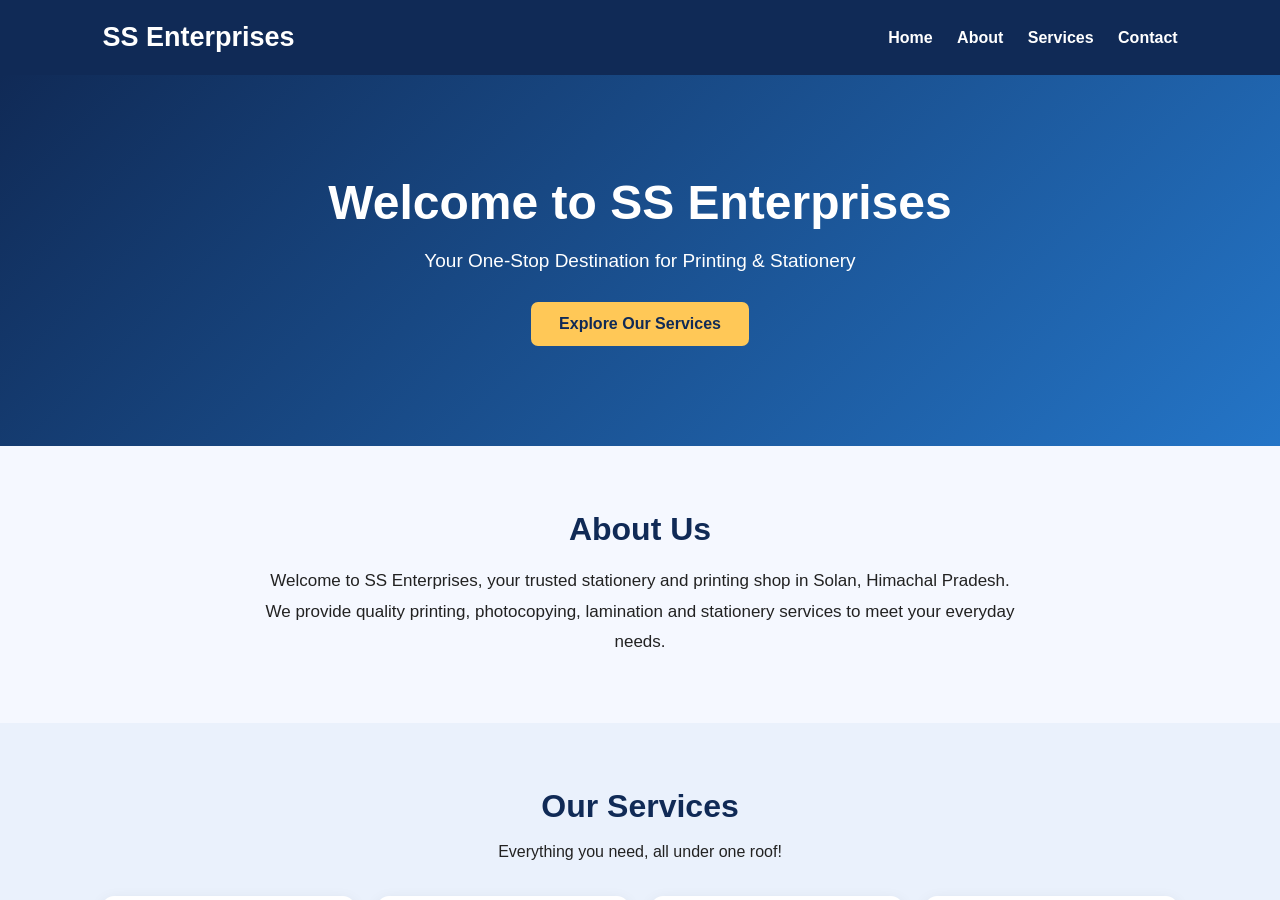
<file: SS/index_files/saved_resource(1).html>
<!DOCTYPE html>
<!-- saved from url=(0063)https://glasspane.pages.dev/?parentOrigin=https%3A%2F%2Fembd.in -->
<html lang="en"><head><meta http-equiv="Content-Type" content="text/html; charset=UTF-8">
    
    <meta name="viewport" content="width=device-width, initial-scale=1.0">
    <title>preview-engine</title>
    <style>
      html, body, #app { margin: 0; height: 100%; width: 100%; background: #fff; }
    </style>
    <script type="module" crossorigin="" src="./index-DYPEPQMo.js.download"></script>
  </head>
  <body>
    <div id="app"><iframe title="preview-app" sandbox="allow-scripts allow-same-origin allow-forms allow-modals allow-popups allow-pointer-lock allow-downloads" allow="fullscreen" style="width: 100%; height: 100%; border: 0px; display: block;" src="./saved_resource.html"></iframe></div>
  

</body></html>
</file>
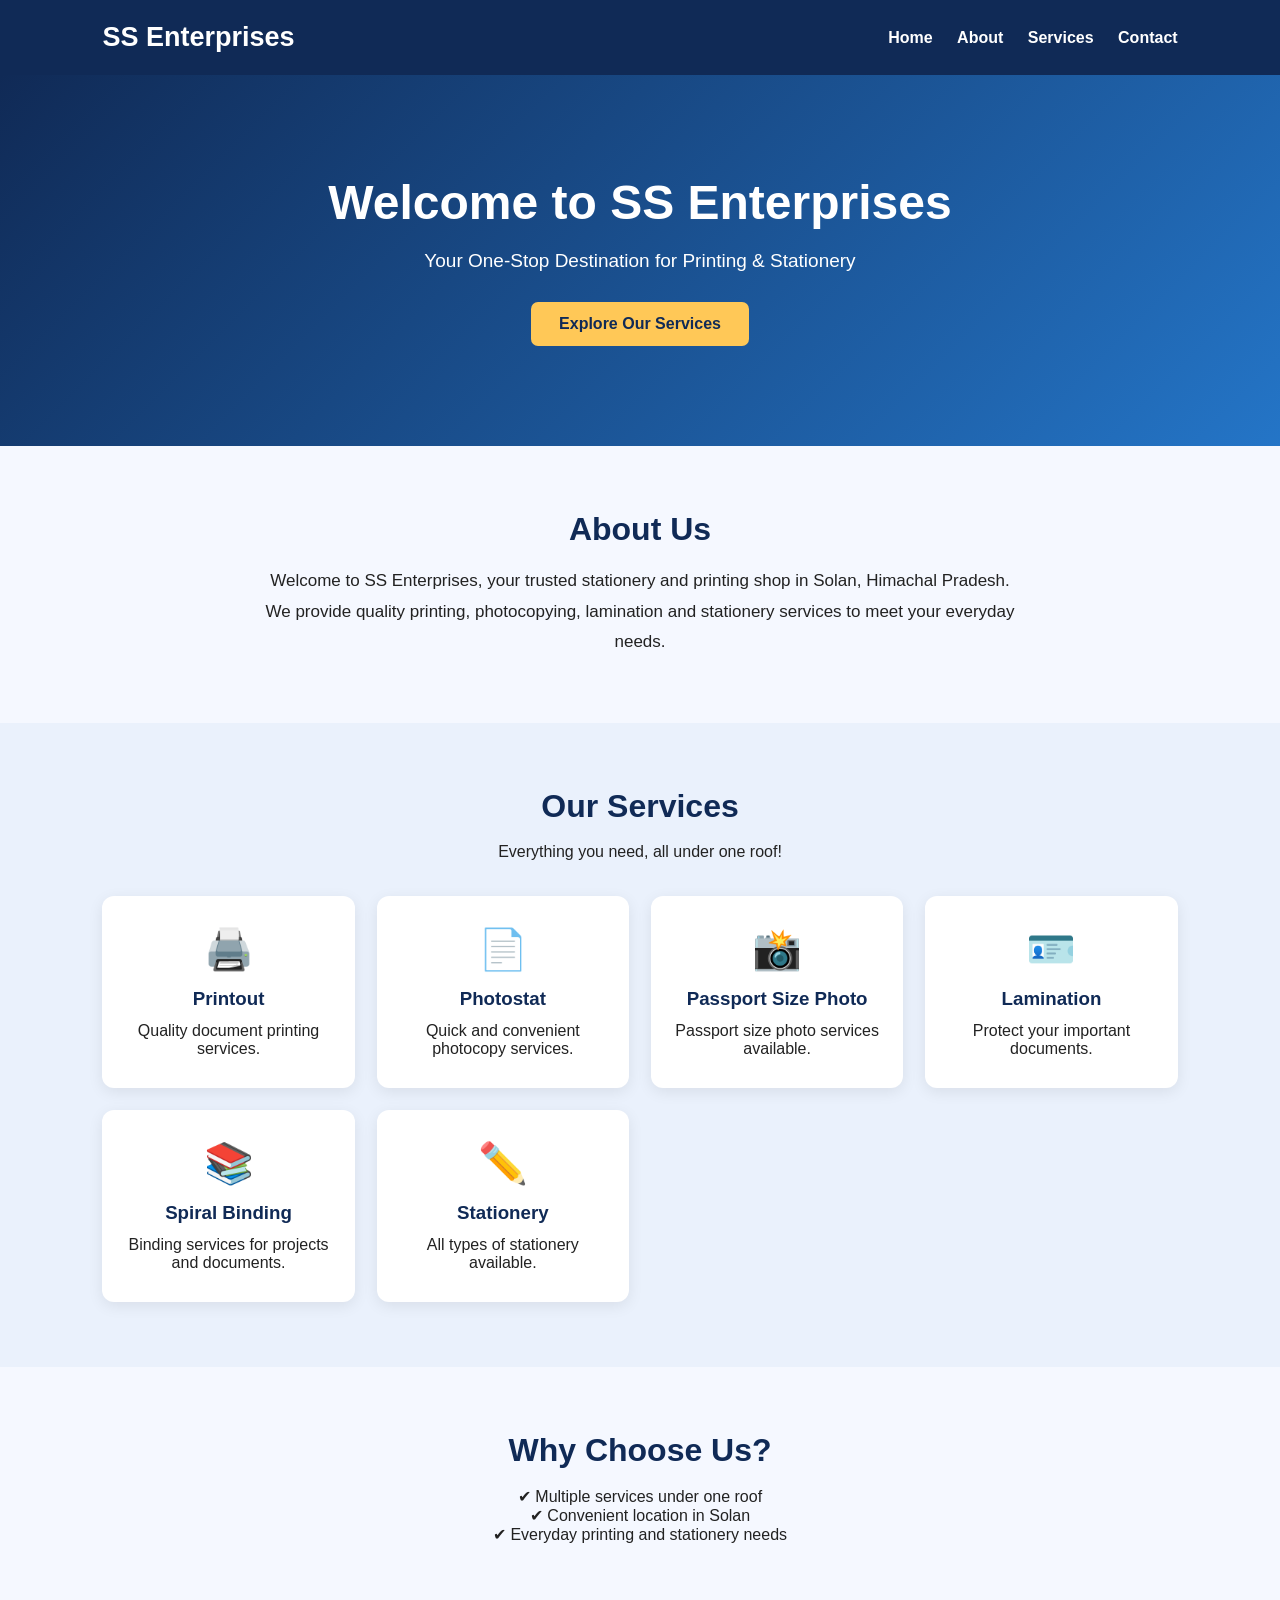
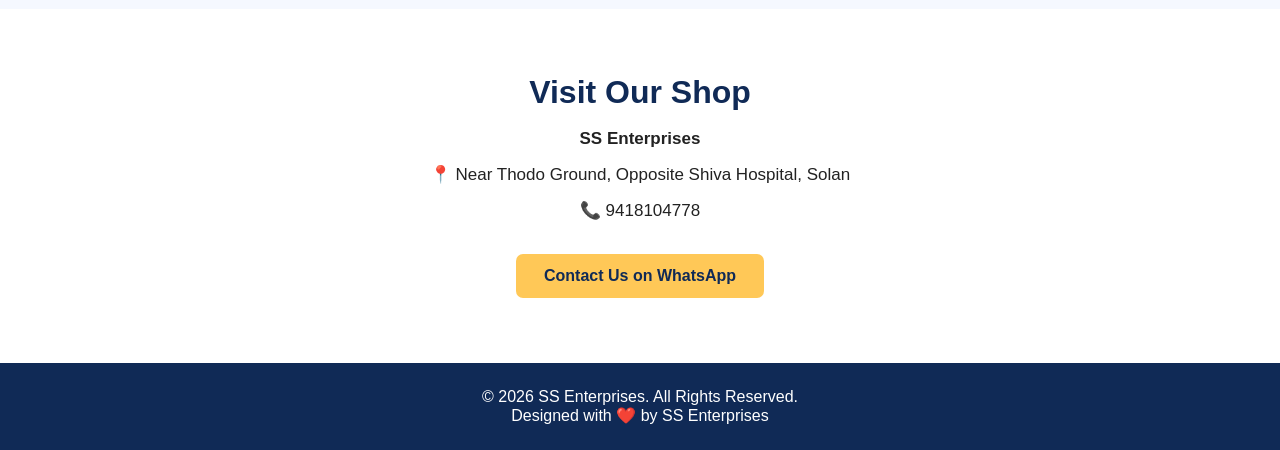
<file: SS/index_files/saved_resource.html>
<!DOCTYPE html>
<!-- saved from url=(0097)https://glasspane.pages.dev/__vfs__/06a8f840-0815-4f23-9fb1-375021e34805/index.html?__gpv=1#about -->
<html lang="en"><head><meta http-equiv="Content-Type" content="text/html; charset=UTF-8"><script>(function () { function __cleanUrls(s) { return typeof s === 'string' ? s.replace(/https?:\/\/[^\s)'"]*\/__(?:vfs|preview)__\/[^/]+\/([^\s)'"?:]*)(?:\?(?:v|__gpv)=\d+)?/g, '$1') : s; } var __fwdMax = 100; var __fwdWindow = 250; var __fwdLogs = 0; var __fwdErrs = 0; var __fwdStart = Date.now(); var __fwdDropped = 0; var __fwdFlushing = false; function __emitDropped() { if (__fwdDropped <= 0) return; var d = __fwdDropped; __fwdDropped = 0; try { window.parent.postMessage({ type: 'console', method: 'warn', args: ['[Preview] suppressed ' + d + ' console message(s) — output is coming too fast (possible runaway loop).'] }, '*'); } catch (e) {} } function __fwd(method, args) { var now = Date.now(); if (now - __fwdStart > __fwdWindow) { __fwdStart = now; __fwdLogs = 0; __fwdErrs = 0; __emitDropped(); } var isErr = method === 'error'; if ((isErr ? __fwdErrs : __fwdLogs) >= __fwdMax) { __fwdDropped++; if (!__fwdFlushing) { __fwdFlushing = true; setTimeout(function () { __fwdFlushing = false; __emitDropped(); }, 0); } return; } if (isErr) { __fwdErrs++; } else { __fwdLogs++; } try { window.parent.postMessage({ type: 'console', method: method, args: args }, '*'); } catch (e) {} } var orig = { log: console.log, error: console.error, warn: console.warn, info: console.info }; ['log','error','warn','info'].forEach(function (m) { console[m] = function () { var args = Array.prototype.slice.call(arguments); __fwd(m, args.map(function (a) { try { if (a instanceof Error) return __cleanUrls(a.stack || (a.name + ': ' + a.message)); return __cleanUrls(typeof a === 'object' ? JSON.stringify(a, null, 2) : String(a)); } catch (e) { return String(a); } })); orig[m].apply(console, args); }; }); window.addEventListener('error', function (e) { var loc = e.filename ? (' at ' + __cleanUrls(e.filename) + ':' + e.lineno) : ''; __fwd('error', [__cleanUrls(String(e.message)) + loc]); }); window.addEventListener('unhandledrejection', function (e) { var r = e.reason && e.reason.stack ? e.reason.stack : e.reason; __fwd('error', [__cleanUrls('Unhandled Promise Rejection: ' + r)]); }); var __v = Number(new URLSearchParams(location.search).get("__gpv") || '0'); try { window.parent.postMessage({ type: 'preview-booting', version: __v }, '*'); } catch (e) {} var __sentRendered = false; function __reportRendered() { if (__sentRendered) return; __sentRendered = true; try { window.parent.postMessage({ type: 'preview-rendered', version: __v }, '*'); } catch (e) {} } if (document.readyState === 'loading') document.addEventListener('DOMContentLoaded', __reportRendered); else __reportRendered(); window.addEventListener('load', __reportRendered); })();</script>
    
    <meta name="viewport" content="width=device-width, initial-scale=1.0">
    <title>SS Enterprises | Solan</title>

    <style>
        * {
            margin: 0;
            padding: 0;
            box-sizing: border-box;
            font-family: Arial, sans-serif;
        }

        body {
            background: #f5f8ff;
            color: #222;
        }

        header {
            background: #102a56;
            color: white;
            padding: 22px 8%;
            display: flex;
            justify-content: space-between;
            align-items: center;
            flex-wrap: wrap;
            gap: 15px;
        }

        header h2 {
            font-size: 27px;
        }

        nav a {
            color: white;
            text-decoration: none;
            margin-left: 20px;
            font-weight: bold;
        }

        nav a:hover {
            color: #ffc857;
        }

        .hero {
            text-align: center;
            padding: 100px 20px;
            background: linear-gradient(135deg, #102a56, #2475c7);
            color: white;
        }

        .hero h1 {
            font-size: 48px;
            margin-bottom: 20px;
        }

        .hero p {
            font-size: 19px;
            margin-bottom: 30px;
        }

        .btn {
            display: inline-block;
            background: #ffc857;
            color: #102a56;
            padding: 13px 28px;
            text-decoration: none;
            border-radius: 7px;
            font-weight: bold;
        }

        section {
            padding: 65px 8%;
            text-align: center;
        }

        section h2 {
            font-size: 32px;
            color: #102a56;
            margin-bottom: 18px;
        }

        .about p {
            max-width: 750px;
            margin: auto;
            line-height: 1.8;
            font-size: 17px;
        }

        .services {
            background: #eaf1fc;
        }

        .service-container {
            display: grid;
            grid-template-columns: repeat(auto-fit, minmax(210px, 1fr));
            gap: 22px;
            margin-top: 35px;
        }

        .card {
            background: white;
            padding: 30px 20px;
            border-radius: 12px;
            box-shadow: 0 4px 15px rgba(0,0,0,0.08);
            transition: 0.3s;
        }

        .card:hover {
            transform: translateY(-7px);
        }

        .card .emoji {
            font-size: 40px;
            margin-bottom: 15px;
        }

        .card h3 {
            color: #102a56;
            margin-bottom: 12px;
        }

        .contact {
            background: white;
        }

        .contact p {
            margin: 15px 0;
            font-size: 17px;
        }

        footer {
            background: #102a56;
            color: white;
            text-align: center;
            padding: 25px;
        }

        @media(max-width: 600px) {
            header {
                justify-content: center;
                text-align: center;
            }

            nav a {
                margin: 8px;
                display: inline-block;
            }

            .hero h1 {
                font-size: 34px;
            }
        }
    </style>
</head>

<body>

    <header>
        <h2>SS Enterprises</h2>

        <nav>
            <a href="https://glasspane.pages.dev/__vfs__/06a8f840-0815-4f23-9fb1-375021e34805/index.html?__gpv=1#home">Home</a>
            <a href="https://glasspane.pages.dev/__vfs__/06a8f840-0815-4f23-9fb1-375021e34805/index.html?__gpv=1#about">About</a>
            <a href="https://glasspane.pages.dev/__vfs__/06a8f840-0815-4f23-9fb1-375021e34805/index.html?__gpv=1#services">Services</a>
            <a href="https://glasspane.pages.dev/__vfs__/06a8f840-0815-4f23-9fb1-375021e34805/index.html?__gpv=1#contact">Contact</a>
        </nav>
    </header>

    <section class="hero" id="home">
        <h1>Welcome to SS Enterprises</h1>

        <p>Your One-Stop Destination for Printing &amp; Stationery</p>

        <a href="https://glasspane.pages.dev/__vfs__/06a8f840-0815-4f23-9fb1-375021e34805/index.html?__gpv=1#services" class="btn">Explore Our Services</a>
    </section>

    <section class="about" id="about">
        <h2>About Us</h2>

        <p>
            Welcome to SS Enterprises, your trusted stationery
            and printing shop in Solan, Himachal Pradesh.
            We provide quality printing, photocopying,
            lamination and stationery services to meet
            your everyday needs.
        </p>
    </section>

    <section class="services" id="services">
        <h2>Our Services</h2>

        <p>Everything you need, all under one roof!</p>

        <div class="service-container">

            <div class="card">
                <div class="emoji">🖨️</div>
                <h3>Printout</h3>
                <p>Quality document printing services.</p>
            </div>

            <div class="card">
                <div class="emoji">📄</div>
                <h3>Photostat</h3>
                <p>Quick and convenient photocopy services.</p>
            </div>

            <div class="card">
                <div class="emoji">📸</div>
                <h3>Passport Size Photo</h3>
                <p>Passport size photo services available.</p>
            </div>

            <div class="card">
                <div class="emoji">🪪</div>
                <h3>Lamination</h3>
                <p>Protect your important documents.</p>
            </div>

            <div class="card">
                <div class="emoji">📚</div>
                <h3>Spiral Binding</h3>
                <p>Binding services for projects and documents.</p>
            </div>

            <div class="card">
                <div class="emoji">✏️</div>
                <h3>Stationery</h3>
                <p>All types of stationery available.</p>
            </div>

        </div>
    </section>

    <section>
        <h2>Why Choose Us?</h2>
        <p>✔ Multiple services under one roof</p>
        <p>✔ Convenient location in Solan</p>
        <p>✔ Everyday printing and stationery needs</p>
    </section>

    <section class="contact" id="contact">
        <h2>Visit Our Shop</h2>

        <p><b>SS Enterprises</b></p>

        <p>📍 Near Thodo Ground, Opposite Shiva Hospital, Solan</p>

        <p>📞 9418104778</p>

        <br>

        <a class="btn" href="https://wa.me/919418104778" target="_blank">
           Contact Us on WhatsApp
        </a>
    </section>

    <footer>
        <p>© 2026 SS Enterprises. All Rights Reserved.</p>
        <p>Designed with ❤️ by SS Enterprises</p>
    </footer>


</body></html>
</file>
